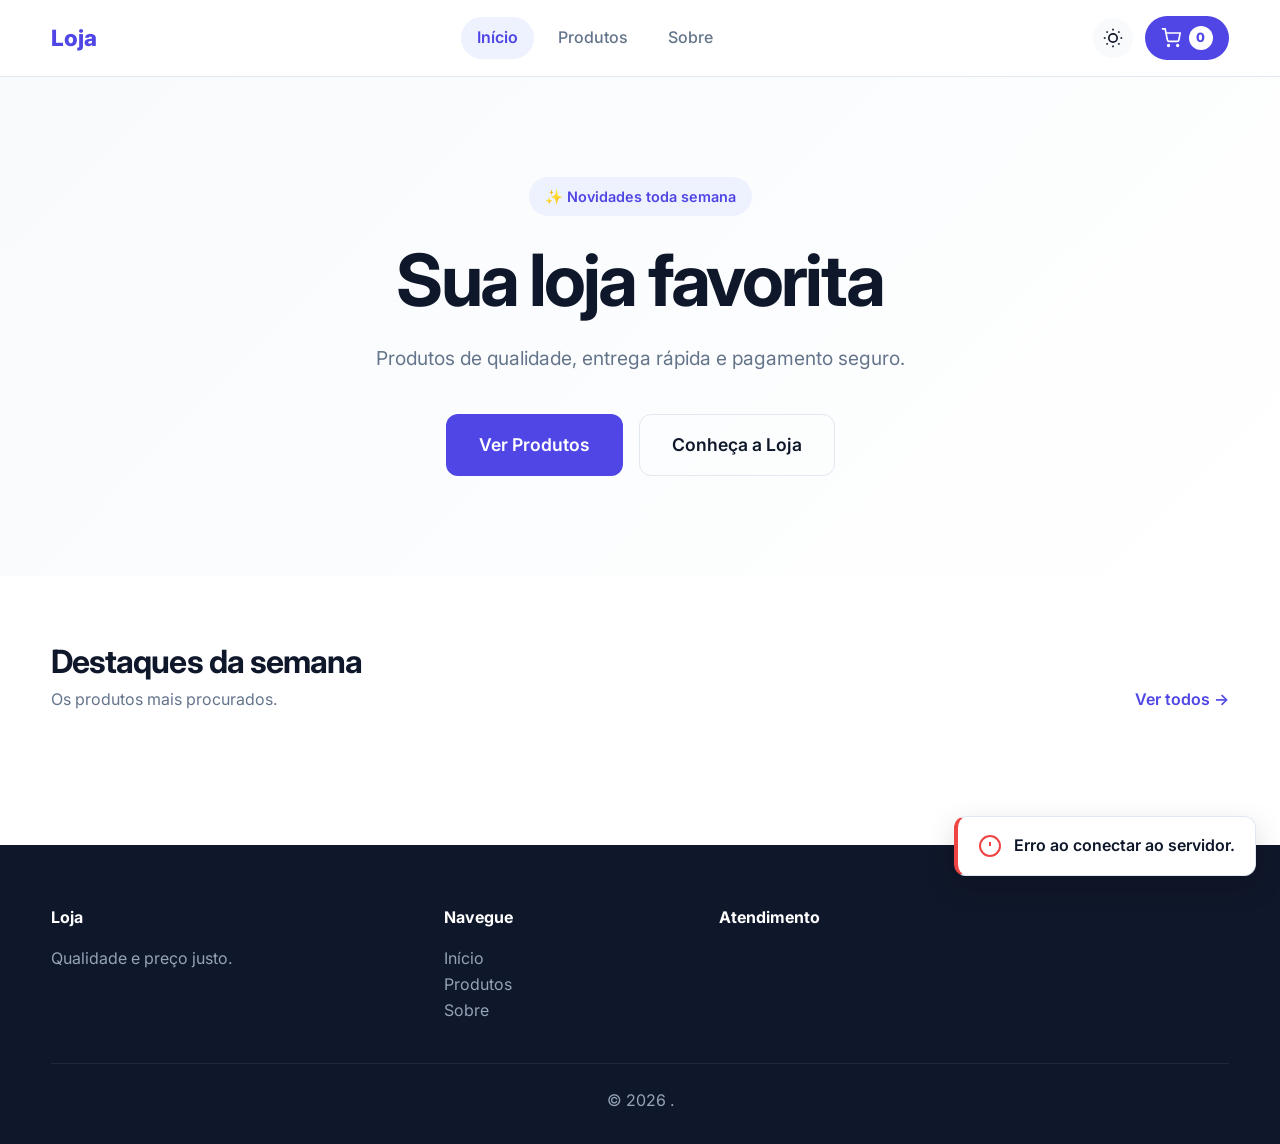
<file: index.html>
<!doctype html>
<html lang="pt-BR">
  <head>
    <meta charset="UTF-8" />
    <meta name="viewport" content="width=device-width, initial-scale=1.0" />
    <title>Início · Minha Loja</title>
    <link href="https://fonts.googleapis.com/css2?family=Inter:wght@400;500;600;700;800&display=swap" rel="stylesheet" />
    <link rel="stylesheet" href="css/style.css" />
  </head>
  <body data-page="home">
    <header id="app-header"></header>
    <main>
      <section class="section" style="background: linear-gradient(135deg, var(--bg-soft), var(--bg)); padding: 100px 0;">
        <div class="container" style="max-width: 800px; text-align: center;">
          <span class="badge" style="background: var(--primaria-soft); color: var(--primaria); padding: 8px 16px; border-radius: 999px; font-weight: 600; font-size: 0.9rem; margin-bottom: 24px; display: inline-block;">✨ Novidades toda semana</span>
          <h1 id="heroTitulo" style="font-size: clamp(3rem, 6vw, 4.5rem); line-height: 1.1; margin-bottom: 24px; letter-spacing: -0.04em; color: var(--texto);">Sua loja favorita</h1>
          <p id="heroSlogan" class="muted" style="font-size: 1.2rem; max-width: 600px; margin: 0 auto 40px;">Produtos de qualidade, entrega rápida e pagamento seguro.</p>
          <div style="display: flex; gap: 16px; justify-content: center;">
            <a href="produtos.html" class="btn" style="padding: 16px 32px; font-size: 1.1rem;">Ver Produtos</a>
            <a href="sobre.html" class="btn-ghost btn" style="padding: 16px 32px; font-size: 1.1rem;">Conheça a Loja</a>
          </div>
        </div>
      </section>

      <section class="section">
        <div class="container">
          <div style="display: flex; justify-content: space-between; align-items: flex-end; margin-bottom: 32px;">
            <div>
              <h2 style="font-size: 2rem; letter-spacing: -0.03em;">Destaques da semana</h2>
              <p class="muted">Os produtos mais procurados.</p>
            </div>
            <a href="produtos.html" style="color: var(--primaria); font-weight: 600;">Ver todos →</a>
          </div>
          <div class="grid" id="homeGrid"></div>
        </div>
      </section>
    </main>
    <footer id="app-footer"></footer>
    <aside class="cart-drawer" id="cartDrawer"></aside>
    <div class="overlay" id="overlay"></div>
    <div class="modal" id="modal"><div class="modal-box" id="modalBox"></div></div>
    <script src="js/api.js"></script>
    <script src="js/app.js"></script>
  </body>
</html>
</file>
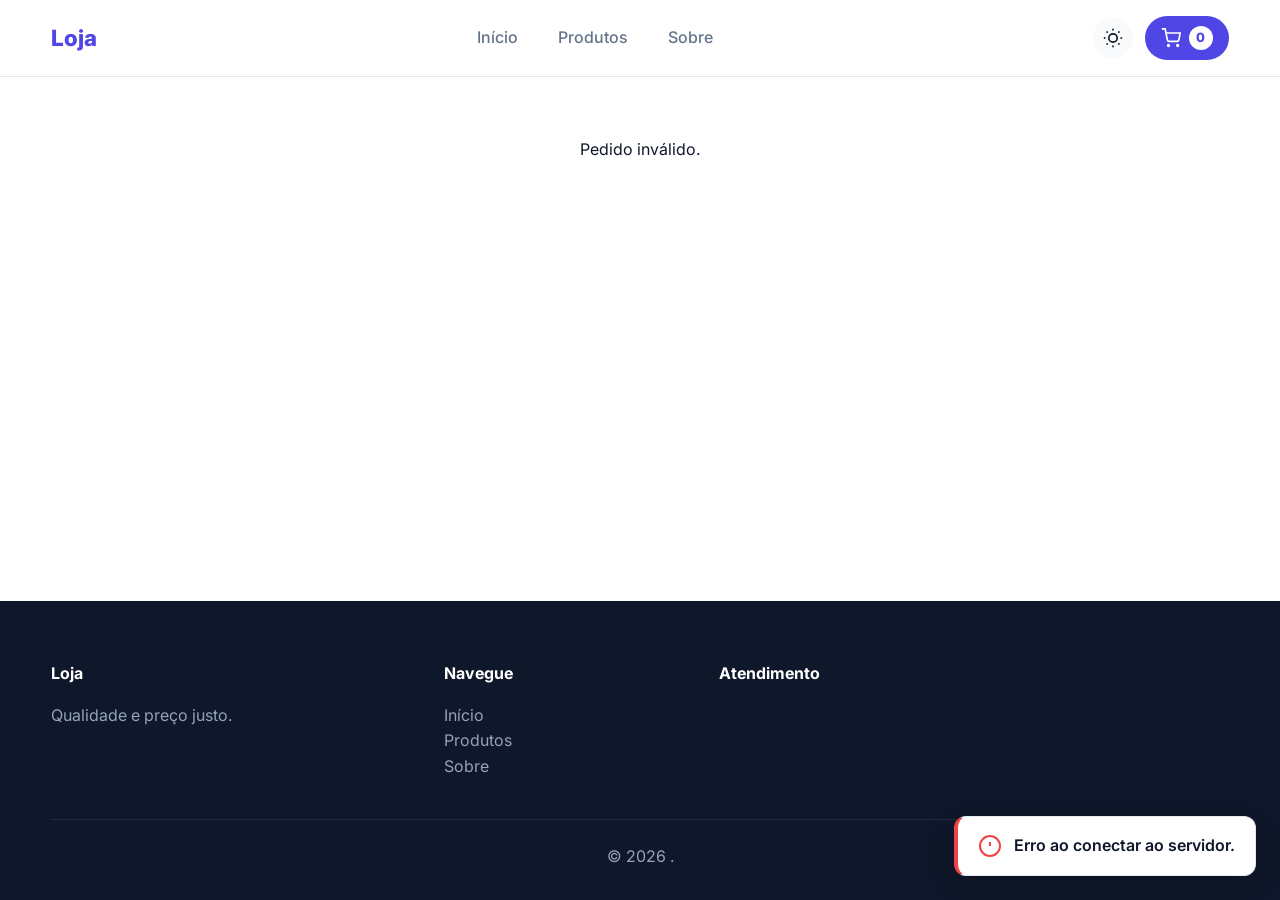
<file: pedido.html>
<!doctype html>
<html lang="pt-BR">
  <head>
    <meta charset="UTF-8" />
    <meta name="viewport" content="width=device-width, initial-scale=1.0" />
    <title>Pedido · Minha Loja</title>
    <link href="https://fonts.googleapis.com/css2?family=Inter:wght@400;500;600;700;800&display=swap" rel="stylesheet" />
    <link rel="stylesheet" href="css/style.css" />
  </head>
  <body data-page="pedido">
    <header id="app-header"></header>
    <main class="section">
      <div class="container">
        <div id="pedidoContainer"><p class="text-center muted">Carregando...</p></div>
      </div>
    </main>
    <footer id="app-footer"></footer>
    <script src="js/api.js"></script>
    <script src="js/app.js"></script>
    <script>
      async function carregarPedido() {
        const id = new URLSearchParams(location.search).get("id");
        const box = document.getElementById("pedidoContainer");
        if (!id) return box.innerHTML = '<p class="text-center">Pedido inválido.</p>';

        try {
          const p = await API.getPedido(id);
          const itensHtml = p.order_items.map(i => `<div class="recibo-item"><span><strong>${i.quantidade}x</strong> ${i.produto_nome}</span><span>${money(i.subtotal)}</span></div>`).join("");
          
          box.innerHTML = `
          <div class="recibo-box" id="reciboBox">
            <div class="recibo-header">
              <div><h1>✅ Pedido #${p.id.substring(0,6).toUpperCase()}</h1><p class="muted">${new Date(p.criado_em).toLocaleString("pt-BR")}</p></div>
              <span style="background:var(--primaria-soft); color:var(--primaria); padding:6px 16px; border-radius:20px; font-weight:700; font-size:0.85rem;">${p.status.toUpperCase()}</span>
            </div>
            <h3 style="margin-bottom:12px;">Itens</h3>
            ${itensHtml}
            <h3 style="margin-top:32px; margin-bottom:12px;">Pagamento</h3>
            <p class="muted">❖ ${p.payment_timing === 'online' ? 'Online' : 'Na entrega'} (${p.payment_method.toUpperCase()})</p>
            <p class="muted">↳ Total: ${money(p.total)}</p>
            <h3 style="margin-top:32px; margin-bottom:12px;">Entrega</h3>
            <p class="muted">${p.endereco_logradouro}, ${p.endereco_numero}, ${p.endereco_bairro} - ${p.endereco_cidade}/${p.endereco_estado}</p>
            <div style="margin-top:40px; text-align:center;">
              <button onclick="mostrarAgradecimento()" class="btn">Continuar Comprando</button>
            </div>
          </div>
          <div id="telaObrigado" style="display:none; text-align:center; padding:60px 20px; animation: fadeIn 0.5s ease;">
            <h1 style="font-size:2.5rem; color:var(--primaria); margin-bottom:24px; font-weight:800;">OBRIGADO!</h1>
            <svg width="100" height="100" viewBox="0 0 24 24" fill="none" stroke="var(--sucesso)" stroke-width="2"><circle cx="12" cy="12" r="10"></circle><path d="M9 12l2 2 4-4"></path></svg>
            <p class="muted" style="margin-top:24px;">Redirecionando...</p>
          </div>`;
        } catch (err) { box.innerHTML = `<p class="text-center muted">Pedido não encontrado.</p>`; }
      }

      function mostrarAgradecimento() {
        document.getElementById('reciboBox').style.display = 'none';
        document.getElementById('telaObrigado').style.display = 'block';
        window.scrollTo({ top: 0, behavior: 'smooth' });
        setTimeout(() => location.href = 'produtos.html', 3000);
      }
      APP_READY.then(carregarPedido);
    </script>
  </body>
</html>
</file>
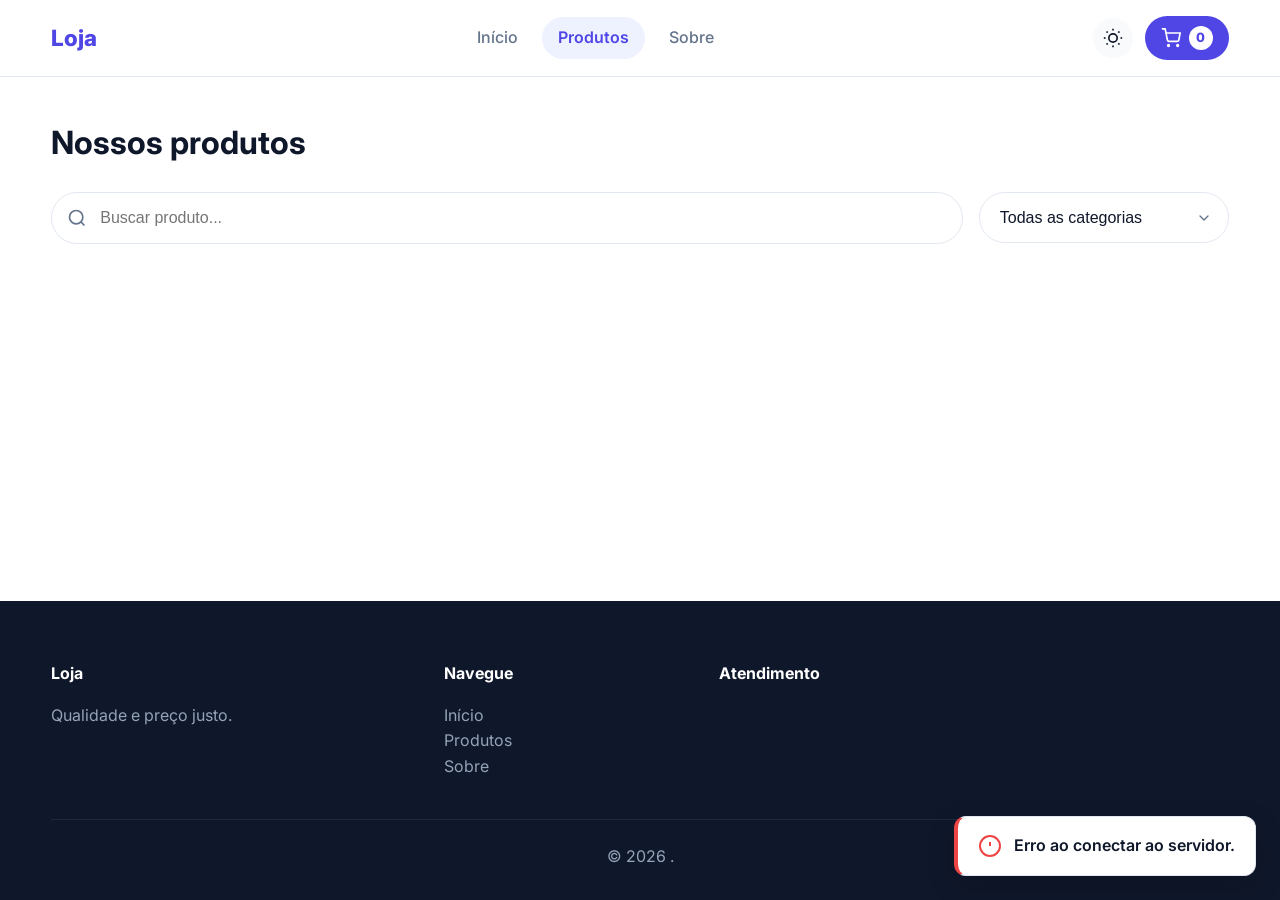
<file: produtos.html>
<!doctype html>
<html lang="pt-BR">
  <head>
    <meta charset="UTF-8" />
    <meta name="viewport" content="width=device-width, initial-scale=1.0" />
    <title>Produtos · Minha Loja</title>
    <link href="https://fonts.googleapis.com/css2?family=Inter:wght@400;500;600;700;800&display=swap" rel="stylesheet" />
    <link rel="stylesheet" href="css/style.css" />
  </head>
  <body data-page="produtos">
    <header id="app-header"></header>

    <main class="section" style="padding-top: 40px;">
      <div class="container">
        <h1 style="margin-bottom: 24px;">Nossos produtos</h1>
        
        <!-- BARRA DE BUSCA E FILTRO -->
        <div style="display: flex; gap: 16px; margin-bottom: 32px; flex-wrap: wrap;">
          <div class="field" style="flex: 1; min-width: 250px; margin-bottom: 0; position: relative;">
            <svg width="20" height="20" fill="none" stroke="var(--muted)" stroke-width="2" viewBox="0 0 24 24" style="position: absolute; left: 16px; top: 16px;"><circle cx="11" cy="11" r="8"></circle><line x1="21" y1="21" x2="16.65" y2="16.65"></line></svg>
            <input type="text" id="searchInput" placeholder="Buscar produto..." style="border-radius: 999px; padding: 16px 20px 16px 48px;">
          </div>
          <div class="field" style="width: 250px; margin-bottom: 0;">
            <select id="categorySelect" style="border-radius: 999px; padding: 16px 20px;">
              <option value="">Todas as categorias</option>
            </select>
          </div>
        </div>

        <div class="grid" id="productsGrid"></div>
        
        <p id="noProducts" class="text-center muted" style="display: none; padding: 60px 0; font-size: 1.1rem;">
          Nenhum produto encontrado com esses filtros.
        </p>
      </div>
    </main>

    <footer id="app-footer"></footer>
    <aside class="cart-drawer" id="cartDrawer"></aside>
    <div class="overlay" id="overlay"></div>
    <div class="modal" id="modal"><div class="modal-box" id="modalBox"></div></div>
    <script src="js/api.js"></script>
    <script src="js/app.js"></script>
  </body>
</html>
</file>
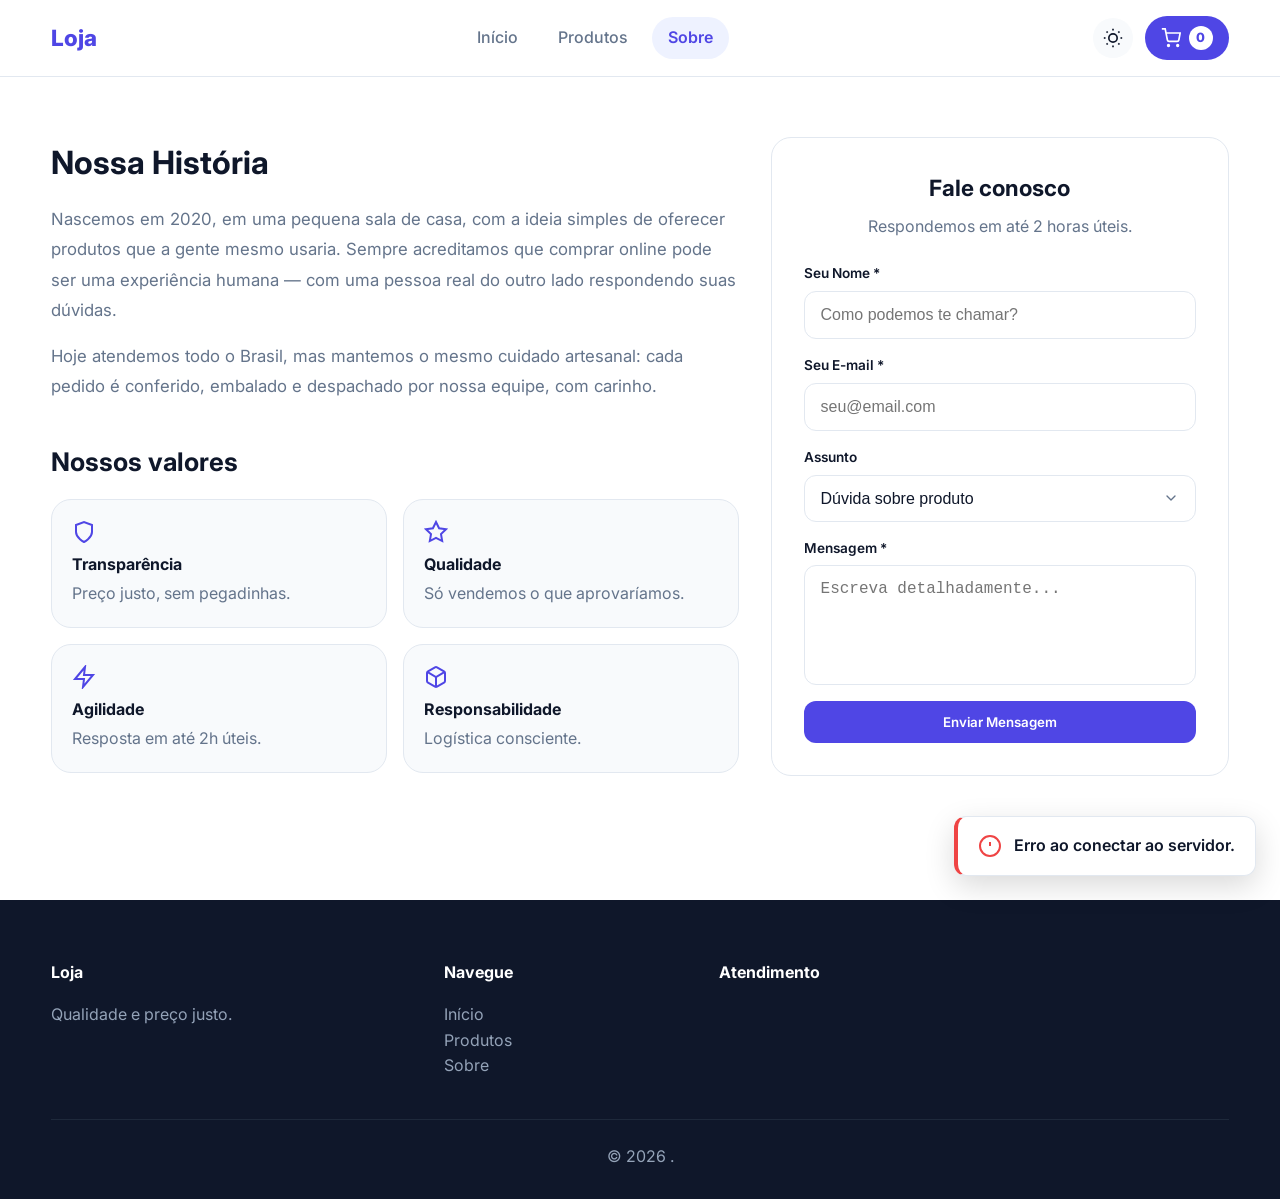
<file: sobre.html>
<!doctype html>
<html lang="pt-BR">
  <head>
    <meta charset="UTF-8" />
    <meta name="viewport" content="width=device-width, initial-scale=1.0" />
    <title>Sobre e Contato · Minha Loja</title>
    <link href="https://fonts.googleapis.com/css2?family=Inter:wght@400;500;600;700;800&display=swap" rel="stylesheet" />
    <link rel="stylesheet" href="css/style.css" />
  </head>
  <body data-page="sobre">
    <header id="app-header"></header>

    <main class="section" style="padding-top: 60px;">
      <div class="container checkout-grid">
        
        <!-- Coluna Esquerda: Sobre -->
        <div>
          <h2 style="font-size: 2rem; margin-bottom: 16px;">Nossa História</h2>
          <p class="muted" style="margin: 16px 0; font-size: 1.05rem; line-height: 1.8;">
            Nascemos em 2020, em uma pequena sala de casa, com a ideia simples de oferecer produtos que a gente mesmo usaria. Sempre acreditamos que comprar online pode ser uma experiência humana — com uma pessoa real do outro lado respondendo suas dúvidas.
          </p>
          <p class="muted" style="margin-bottom: 32px; font-size: 1.05rem; line-height: 1.8;">
            Hoje atendemos todo o Brasil, mas mantemos o mesmo cuidado artesanal: cada pedido é conferido, embalado e despachado por nossa equipe, com carinho.
          </p>

          <h2 style="font-size: 1.6rem; margin-top: 40px; margin-bottom: 16px;">Nossos valores</h2>
          <div style="display: grid; grid-template-columns: 1fr 1fr; gap: 16px;">
            <div class="checkout-card" style="margin-bottom: 0; padding: 20px;">
              <svg width="24" height="24" fill="none" stroke="var(--primaria)" stroke-width="2" viewBox="0 0 24 24" style="margin-bottom:8px;"><path d="M12 22s8-4 8-10V5l-8-3-8 3v7c0 6 8 10 8 10z"></path></svg>
              <strong style="display:block;">Transparência</strong><p class="muted small" style="margin-top: 4px;">Preço justo, sem pegadinhas.</p>
            </div>
            <div class="checkout-card" style="margin-bottom: 0; padding: 20px;">
              <svg width="24" height="24" fill="none" stroke="var(--primaria)" stroke-width="2" viewBox="0 0 24 24" style="margin-bottom:8px;"><polygon points="12 2 15.09 8.26 22 9.27 17 14.14 18.18 21.02 12 17.77 5.82 21.02 7 14.14 2 9.27 8.91 8.26 12 2"></polygon></svg>
              <strong style="display:block;">Qualidade</strong><p class="muted small" style="margin-top: 4px;">Só vendemos o que aprovaríamos.</p>
            </div>
            <div class="checkout-card" style="margin-bottom: 0; padding: 20px;">
              <svg width="24" height="24" fill="none" stroke="var(--primaria)" stroke-width="2" viewBox="0 0 24 24" style="margin-bottom:8px;"><polygon points="13 2 3 14 12 14 11 22 21 10 12 10 13 2"></polygon></svg>
              <strong style="display:block;">Agilidade</strong><p class="muted small" style="margin-top: 4px;">Resposta em até 2h úteis.</p>
            </div>
            <div class="checkout-card" style="margin-bottom: 0; padding: 20px;">
              <svg width="24" height="24" fill="none" stroke="var(--primaria)" stroke-width="2" viewBox="0 0 24 24" style="margin-bottom:8px;"><path d="M21 16V8a2 2 0 0 0-1-1.73l-7-4a2 2 0 0 0-2 0l-7 4A2 2 0 0 0 3 8v8a2 2 0 0 0 1 1.73l7 4a2 2 0 0 0 2 0l7-4A2 2 0 0 0 21 16z"></path><polyline points="3.27 6.96 12 12.01 20.73 6.96"></polyline><line x1="12" y1="22.08" x2="12" y2="12"></line></svg>
              <strong style="display:block;">Responsabilidade</strong><p class="muted small" style="margin-top: 4px;">Logística consciente.</p>
            </div>
          </div>
        </div>

        <!-- Coluna Direita: Contato -->
        <aside>
          <div class="checkout-card" style="background: var(--bg);">
            <h2 style="font-size: 1.4rem; text-align: center; border-bottom: none; padding-bottom: 0; margin-bottom: 8px;">Fale conosco</h2>
            <p class="text-center muted small" style="margin-bottom: 24px;">Respondemos em até 2 horas úteis.</p>
            
            <form id="contatoForm">
              <div class="field"><label>Seu Nome *</label><input name="nome" required placeholder="Como podemos te chamar?"></div>
              <div class="field"><label>Seu E-mail *</label><input name="email" type="email" required placeholder="seu@email.com"></div>
              <div class="field">
                <label>Assunto</label>
                <select name="assunto">
                  <option>Dúvida sobre produto</option>
                  <option>Status do meu pedido</option>
                  <option>Troca ou devolução</option>
                  <option>Outro</option>
                </select>
              </div>
              <div class="field"><label>Mensagem *</label><textarea name="msg" rows="5" required placeholder="Escreva detalhadamente..."></textarea></div>
              <button class="btn btn-block" type="submit">Enviar Mensagem</button>
            </form>
          </div>
        </aside>

      </div>
    </main>

    <footer id="app-footer"></footer>
    <aside class="cart-drawer" id="cartDrawer"></aside>
    <div class="overlay" id="overlay"></div>
    <div class="modal" id="modal"><div class="modal-box" id="modalBox"></div></div>
    <script src="js/api.js"></script>
    <script src="js/app.js"></script>
  </body>
</html>
</file>
<file: css/style.css>
/* ============================================================
   VARIÁVEIS E TEMAS
============================================================ */
:root {
  --primaria: #4f46e5;
  --primaria-dark: #4338ca;
  --primaria-soft: #eef2ff;
  --destaque: #f59e0b;
  --sucesso: #10b981;
  --sucesso-soft: #ecfdf5;
  --perigo: #ef4444;
  --perigo-soft: #fef2f2;
  
  --bg: #ffffff;
  --bg-soft: #f8fafc;
  --bg-alt: #f1f5f9;
  --texto: #0f172a;
  --muted: #64748b;
  --borda: #e2e8f0;
  
  --raio: 12px;
  --raio-lg: 20px;
  --sombra-sm: 0 1px 3px rgba(15, 23, 42, 0.05);
  --sombra-lg: 0 10px 15px -3px rgba(15, 23, 42, 0.08);
  --trans: 0.2s ease-in-out;
}

[data-theme="dark"] {
  --bg: #0f172a;
  --bg-soft: #1e293b;
  --bg-alt: #020617;
  --texto: #f8fafc;
  --muted: #94a3b8;
  --borda: #334155;
  --primaria-soft: rgba(79, 70, 229, 0.2);
  --sucesso-soft: rgba(16, 185, 129, 0.2);
  --perigo-soft: rgba(239, 68, 68, 0.2);
}

/* SCROLLBAR */
::-webkit-scrollbar { width: 10px; }
::-webkit-scrollbar-track { background: var(--bg-soft); }
::-webkit-scrollbar-thumb { background: var(--borda); border-radius: 999px; border: 2px solid var(--bg-soft); }
::-webkit-scrollbar-thumb:hover { background: var(--primaria); }

/* RESET E BASE */
* { box-sizing: border-box; margin: 0; padding: 0; }
body { font-family: 'Inter', sans-serif; color: var(--texto); background: var(--bg); line-height: 1.6; display: flex; flex-direction: column; min-height: 100vh; transition: background 0.3s, color 0.3s; }
main { flex: 1 0 auto; }
a { color: inherit; text-decoration: none; }
button { font-family: inherit; cursor: pointer; border: none; background: none; }
ul { list-style: none; }
.container { width: min(1180px, 92%); margin-inline: auto; }
.muted { color: var(--muted); }
.text-center { text-align: center; }
svg { display: inline-block; vertical-align: middle; }

/* HEADER */
.header { position: sticky; top: 0; z-index: 50; background: var(--bg); border-bottom: 1px solid var(--borda); }
.header-inner { display: flex; align-items: center; justify-content: space-between; padding: 16px 0; }
.logo { font-weight: 800; font-size: 1.4rem; color: var(--primaria); }
.nav { display: flex; gap: 8px; }
.nav a { padding: 8px 16px; border-radius: 999px; font-weight: 500; color: var(--muted); transition: var(--trans); }
.nav a:hover, .nav a.active { background: var(--primaria-soft); color: var(--primaria); font-weight: 600; }
.header-actions { display: flex; align-items: center; gap: 12px; }
.icon-btn { width: 40px; height: 40px; border-radius: 50%; background: var(--bg-soft); color: var(--texto); display: flex; align-items: center; justify-content: center; transition: var(--trans); }
.icon-btn:hover { background: var(--borda); transform: scale(1.05); }
.cart-btn { display: flex; align-items: center; gap: 8px; background: var(--primaria); color: #fff; padding: 10px 16px; border-radius: 999px; font-weight: 600; transition: var(--trans); }
.cart-btn:hover { background: var(--primaria-dark); transform: translateY(-2px); }
.cart-count { background: #fff; color: var(--primaria); border-radius: 50%; width: 24px; height: 24px; display: flex; align-items: center; justify-content: center; font-weight: 800; font-size: 0.8rem; }

/* BOTÕES */
.btn { display: inline-flex; align-items: center; justify-content: center; gap: 8px; background: var(--primaria); color: #fff; padding: 12px 24px; border-radius: var(--raio); font-weight: 600; transition: all 0.2s; border: 1px solid transparent; }
.btn:hover { background: var(--primaria-dark); transform: translateY(-2px); box-shadow: 0 6px 15px rgba(79,70,229,0.3); }
.btn:active { transform: translateY(0) scale(0.98); box-shadow: none; }
.btn-block { width: 100%; }
.btn:disabled { background: var(--muted); cursor: not-allowed; opacity: 0.7; transform: none; box-shadow: none; }
.btn-ghost { background: transparent; color: var(--texto); border: 1px solid var(--borda); }
.btn-ghost:hover { background: var(--bg-soft); transform: none; box-shadow: none; }

/* FORMULÁRIOS */
.field { display: flex; flex-direction: column; gap: 6px; margin-bottom: 16px; }
.field label { font-size: 0.85rem; font-weight: 600; color: var(--texto); }
.field input, .field textarea, .field select { padding: 14px 16px; border: 1px solid var(--borda); border-radius: var(--raio); font-size: 1rem; background: var(--bg); color: var(--texto); width: 100%; transition: var(--trans); }
.field input:focus, .field textarea:focus, .field select:focus { outline: none; border-color: var(--primaria); box-shadow: 0 0 0 4px var(--primaria-soft); }
.field textarea { resize: none; }

/* Select Arredondado */
.field select { appearance: none; background-image: url("data:image/svg+xml;charset=UTF-8,%3csvg xmlns='http://www.w3.org/2000/svg' viewBox='0 0 24 24' fill='none' stroke='%2364748b' stroke-width='2' stroke-linecap='round' stroke-linejoin='round'%3e%3cpolyline points='6 9 12 15 18 9'%3e%3c/polyline%3e%3c/svg%3e"); background-repeat: no-repeat; background-position: right 16px center; background-size: 16px; padding-right: 40px; cursor: pointer; }
.form-row { display: grid; grid-template-columns: 1fr 1fr; gap: 16px; }

/* BUSCA */
.search-bar { display: flex; gap: 16px; margin-bottom: 32px; align-items: center; flex-wrap: wrap; }
.search-bar .field { margin-bottom: 0; flex: 1; min-width: 250px; position: relative; }
.search-bar .field:last-child { flex: 0 0 250px; }
.search-bar svg { position: absolute; left: 16px; top: 50%; transform: translateY(-50%); color: var(--muted); }

/* GRID DE PRODUTOS (Ajustado) */
.section { padding: 60px 0 100px 0; /* 100px para não grudar no footer */ }
.grid { display: grid; grid-template-columns: repeat(auto-fill, minmax(250px, 1fr)); gap: 24px; align-items: start; }
.card { border: 1px solid var(--borda); border-radius: var(--raio-lg); overflow: hidden; background: var(--bg); cursor: pointer; transition: var(--trans); display: flex; flex-direction: column; height: fit-content; }
.card:hover { box-shadow: var(--sombra-lg); transform: translateY(-4px); border-color: var(--primaria); }

.card-img { position: relative; background: var(--bg-alt); width: 100%; }
.card-img img { width: 100%; height: auto; max-height: 280px; object-fit: cover; display: block; transition: transform 0.4s; }
.card:hover .card-img img { transform: scale(1.05); }
.img-placeholder { aspect-ratio: 4/3; display: flex; align-items: center; justify-content: center; font-size: 3rem; opacity: 0.2; }

/* TAGS (Fogo, Novo, Esgotado, Desconto) */
.tags-container { position: absolute; top: 12px; left: 12px; display: flex; flex-direction: column; gap: 6px; z-index: 2; }
.tag { display: inline-flex; align-items: center; gap: 4px; padding: 4px 10px; border-radius: 6px; font-size: 0.75rem; font-weight: 700; box-shadow: 0 4px 10px rgba(0,0,0,0.1); }
.tag-fire { background: #fff; color: #ea580c; }
.tag-new { background: #3b82f6; color: #fff; }
.tag-out { background: var(--perigo); color: #fff; }
.tag-discount { position: absolute; top: 12px; right: 12px; background: var(--perigo); color: #fff; padding: 4px 10px; border-radius: 6px; font-size: 0.75rem; font-weight: 700; z-index: 2; }
.card.esgotado { opacity: 0.8; }
.card.esgotado .card-img::after { content: ''; position: absolute; inset: 0; background: rgba(0,0,0,0.3); }

.card-body { padding: 16px 20px; display: flex; flex-direction: column; }
.card-cat { font-size: 0.75rem; text-transform: uppercase; color: var(--primaria); font-weight: 700; margin-bottom: 4px; }
.card-body h3 { font-size: 1.1rem; margin-bottom: 16px; line-height: 1.3; }
.card-foot { margin-top: auto; display: flex; justify-content: space-between; align-items: flex-end; padding-top: 12px; border-top: 1px solid var(--borda); }
.price-old { text-decoration: line-through; color: var(--muted); font-size: 0.85rem; display: block; }
.price-new { font-size: 1.4rem; font-weight: 800; color: var(--sucesso); }
.price-normal { font-size: 1.3rem; font-weight: 800; }

/* CHECKOUT */
.checkout-grid { display: grid; grid-template-columns: 1.5fr 1fr; gap: 32px; align-items: start; }
.checkout-card { background: var(--bg-soft); border: 1px solid var(--borda); border-radius: var(--raio-lg); padding: 32px; margin-bottom: 24px; }
.checkout-card h2 { font-size: 1.2rem; margin-bottom: 24px; border-bottom: 1px solid var(--borda); padding-bottom: 12px; }
.checkout-summary { background: var(--bg-soft); border: 1px solid var(--borda); border-radius: var(--raio-lg); padding: 32px; position: sticky; top: 100px; }
.summary-row { display: flex; justify-content: space-between; padding: 12px 0; border-bottom: 1px solid var(--borda); color: var(--muted); }
.summary-total { display: flex; justify-content: space-between; padding: 20px 0; font-size: 1.2rem; font-weight: 700; }
.summary-total strong { font-size: 1.5rem; color: var(--primaria); }

/* ITENS DO CHECKOUT */
.co-item { display: flex; gap: 16px; align-items: center; border-bottom: 1px solid var(--borda); padding: 16px 0; }
.co-item-img { width: 60px; height: 60px; border-radius: var(--raio); background: var(--bg-alt); overflow: hidden; flex-shrink: 0; }
.co-item-img img { width: 100%; height: 100%; object-fit: cover; }

/* CONTROLE DE QUANTIDADE */
.qty-checkout { display: flex; align-items: center; gap: 4px; background: var(--bg); border: 1px solid var(--borda); border-radius: var(--raio); padding: 4px; height: 44px; }
.qty-checkout button { width: 34px; height: 34px; border-radius: 6px; background: var(--bg-soft); color: var(--texto); font-weight: bold; font-size: 1.1rem; transition: var(--trans); display: flex; align-items: center; justify-content: center; }
.qty-checkout button:hover { background: var(--primaria); color: #fff; }
.qty-checkout input, .qty-checkout span { width: 40px; height: 34px; text-align: center; border: none; background: transparent; color: var(--texto); font-weight: 700; font-size: 1rem; padding: 0; margin: 0; line-height: 34px; pointer-events: none; appearance: textfield; }
.qty-checkout input::-webkit-outer-spin-button, .qty-checkout input::-webkit-inner-spin-button { -webkit-appearance: none; margin: 0; }

/* BOTÃO DE LIXEIRA (Vermelho no Hover) */
.del-btn { background: var(--perigo-soft); color: var(--perigo); padding: 10px; border-radius: 8px; transition: var(--trans); display: flex; align-items: center; justify-content: center; }
.qty-checkout .del-btn:hover, .del-btn:hover { background: var(--perigo) !important; color: #fff !important; transform: scale(1.05); }
.qty-checkout .del-btn:active, .del-btn:active { transform: scale(0.95); }

/* FORMAS DE PAGAMENTO */
.pay-section { margin-bottom: 32px; }
.pay-section h3 { font-size: 1.1rem; margin-bottom: 16px; font-weight: 600; border-bottom: 1px solid var(--borda); padding-bottom: 8px; }
.pay-grid { display: grid; grid-template-columns: 1fr 1fr; gap: 16px; }
.pay-grid.single { grid-template-columns: 1fr; }
.pay-opt { display: flex; gap: 16px; align-items: center; border: 2px solid var(--borda); border-radius: var(--raio); padding: 16px; cursor: pointer; background: var(--bg); transition: all 0.2s ease; }
.pay-opt:hover { border-color: var(--primaria-soft); transform: translateY(-2px); box-shadow: var(--sombra-sm); }
.pay-opt input { width: 20px; height: 20px; accent-color: var(--primaria); cursor: pointer; }
.pay-opt:has(input:checked) { border-color: var(--primaria); background: var(--primaria-soft); box-shadow: 0 0 0 1px var(--primaria); }
.pay-icon { width: 32px; height: 32px; display: flex; align-items: center; justify-content: center; background: var(--bg-soft); border-radius: 8px; flex-shrink: 0; }
.pay-opt:has(input:checked) .pay-icon { background: var(--primaria); color: #fff; }
.pay-info { display: flex; flex-direction: column; }
.pay-info strong { font-size: 1rem; margin-bottom: 2px; }
.pay-info small { color: var(--muted); font-size: 0.8rem; }

/* MODAIS */
.modal { position: fixed; inset: 0; background: rgba(15, 23, 42, 0.8); backdrop-filter: blur(4px); z-index: 10000; display: flex; align-items: center; justify-content: center; padding: 20px; opacity: 0; pointer-events: none; transition: var(--trans); }
.modal.open { opacity: 1; pointer-events: auto; }
.modal-box { background: var(--bg); border-radius: var(--raio-lg); max-width: 900px; width: 100%; max-height: 90vh; overflow-y: auto; position: relative; display: flex; flex-direction: column; box-shadow: 0 20px 40px rgba(0,0,0,0.2); }
@media (min-width: 768px) { .modal-box { flex-direction: row; } }
.modal-close { position: absolute; top: 16px; right: 16px; width: 36px; height: 36px; background: var(--bg-soft); border-radius: 50%; display: flex; align-items: center; justify-content: center; cursor: pointer; transition: all 0.2s; z-index: 10; }
.modal-close:hover { background: var(--perigo); color: #fff; transform: rotate(90deg); }
.modal-img-wrap { flex: 1; min-height: 250px; position: relative; background: var(--bg-alt); }
.modal-img-wrap img { position: absolute; inset: 0; width: 100%; height: 100%; object-fit: cover; }
.modal-info { flex: 1; padding: 32px; display: flex; flex-direction: column; gap: 12px; }

/* PIX E TIMER */
.pix-box { max-width: 400px !important; flex-direction: column !important; text-align: center; padding: 32px; }
.pix-qr-img { width: 220px; height: 220px; margin: 16px auto; border: 2px solid var(--borda); border-radius: 12px; padding: 8px; background: #fff; }
.pix-copia-cola-wrap { display: flex; gap: 8px; margin-top: 12px; }
.pix-copia-cola-wrap input { flex: 1; padding: 12px; border: 1px solid var(--borda); border-radius: 8px; background: var(--bg-soft); font-size: 0.85rem; color: var(--muted); }
.pix-timer { display: flex; align-items: center; justify-content: center; gap: 8px; font-weight: 700; color: var(--destaque); margin-top: 16px; font-size: 1.1rem; }
#pixTimer { display: inline-block; width: 60px; text-align: center; font-variant-numeric: tabular-nums; }

/* TELA DE AGRADECIMENTO */
#thankYouScreen { display: none; flex-direction: column; align-items: center; justify-content: center; min-height: 70vh; text-align: center; animation: fadeIn 0.5s ease; }
#thankYouScreen h1 { font-size: 3rem; font-weight: 800; color: var(--primaria); margin-bottom: 24px; letter-spacing: -0.05em; }
#thankYouScreen svg { width: 120px; height: 120px; color: var(--sucesso); margin-bottom: 24px; animation: popIn 0.6s cubic-bezier(0.175, 0.885, 0.32, 1.275); }
#thankYouScreen p { font-size: 1.2rem; color: var(--muted); }
@keyframes fadeIn { from { opacity: 0; } to { opacity: 1; } }
@keyframes popIn { 0% { transform: scale(0); } 100% { transform: scale(1); } }

/* TOASTS */
#toast-container { position: fixed; bottom: 24px; right: 24px; z-index: 99999; display: flex; flex-direction: column; gap: 12px; }
.toast { background: var(--bg); border: 1px solid var(--borda); padding: 16px 20px; border-radius: var(--raio); box-shadow: 0 10px 30px rgba(0,0,0,0.15); display: flex; align-items: center; gap: 12px; min-width: 300px; position: relative; overflow: hidden; animation: toastIn 0.3s forwards; }
.toast::after { content: ''; position: absolute; bottom: 0; left: 0; height: 3px; width: 100%; background: var(--primaria); animation: toastProgress 3s linear forwards; }
.toast.success { border-left: 4px solid var(--sucesso); }
.toast.error { border-left: 4px solid var(--perigo); }
@keyframes toastIn { from { transform: translateX(100%); opacity: 0; } to { transform: translateX(0); opacity: 1; } }
@keyframes toastProgress { to { width: 0%; } }

/* CARRINHO E FOOTER */
.cart-drawer { position: fixed; top: 0; right: 0; height: 100vh; width: min(400px, 100%); background: var(--bg); z-index: 9999; display: flex; flex-direction: column; transform: translateX(100%); transition: transform 0.3s; }
.cart-drawer.open { transform: translateX(0); }
.cart-header { padding: 24px; border-bottom: 1px solid var(--borda); display: flex; justify-content: space-between; }
.cart-items { flex: 1; overflow-y: auto; padding: 24px; }
.cart-footer { padding: 24px; border-top: 1px solid var(--borda); background: var(--bg-soft); }
.overlay { position: fixed; inset: 0; background: rgba(0,0,0,0.6); z-index: 9998; opacity: 0; pointer-events: none; transition: 0.3s; }
.overlay.show { opacity: 1; pointer-events: auto; }

.footer { background: #0f172a; color: #94a3b8; padding: 60px 0 30px; margin-top: auto; }
.footer-grid { display: grid; grid-template-columns: 1.5fr 1fr 1fr 1fr; gap: 40px; margin-bottom: 40px; }
.footer h4 { color: #fff; margin-bottom: 16px; }
.footer-bottom { border-top: 1px solid #1e293b; padding-top: 24px; text-align: center; }

@media (max-width: 992px) {
  .checkout-grid, .footer-grid { grid-template-columns: 1fr; }
  .checkout-summary { position: static; }
  .nav { display: none; }
}
@media (max-width: 600px) {
  .form-row, .pay-grid { grid-template-columns: 1fr; }
  .modal-box { flex-direction: column; }
  .grid { grid-template-columns: 1fr; }
}
</file>
